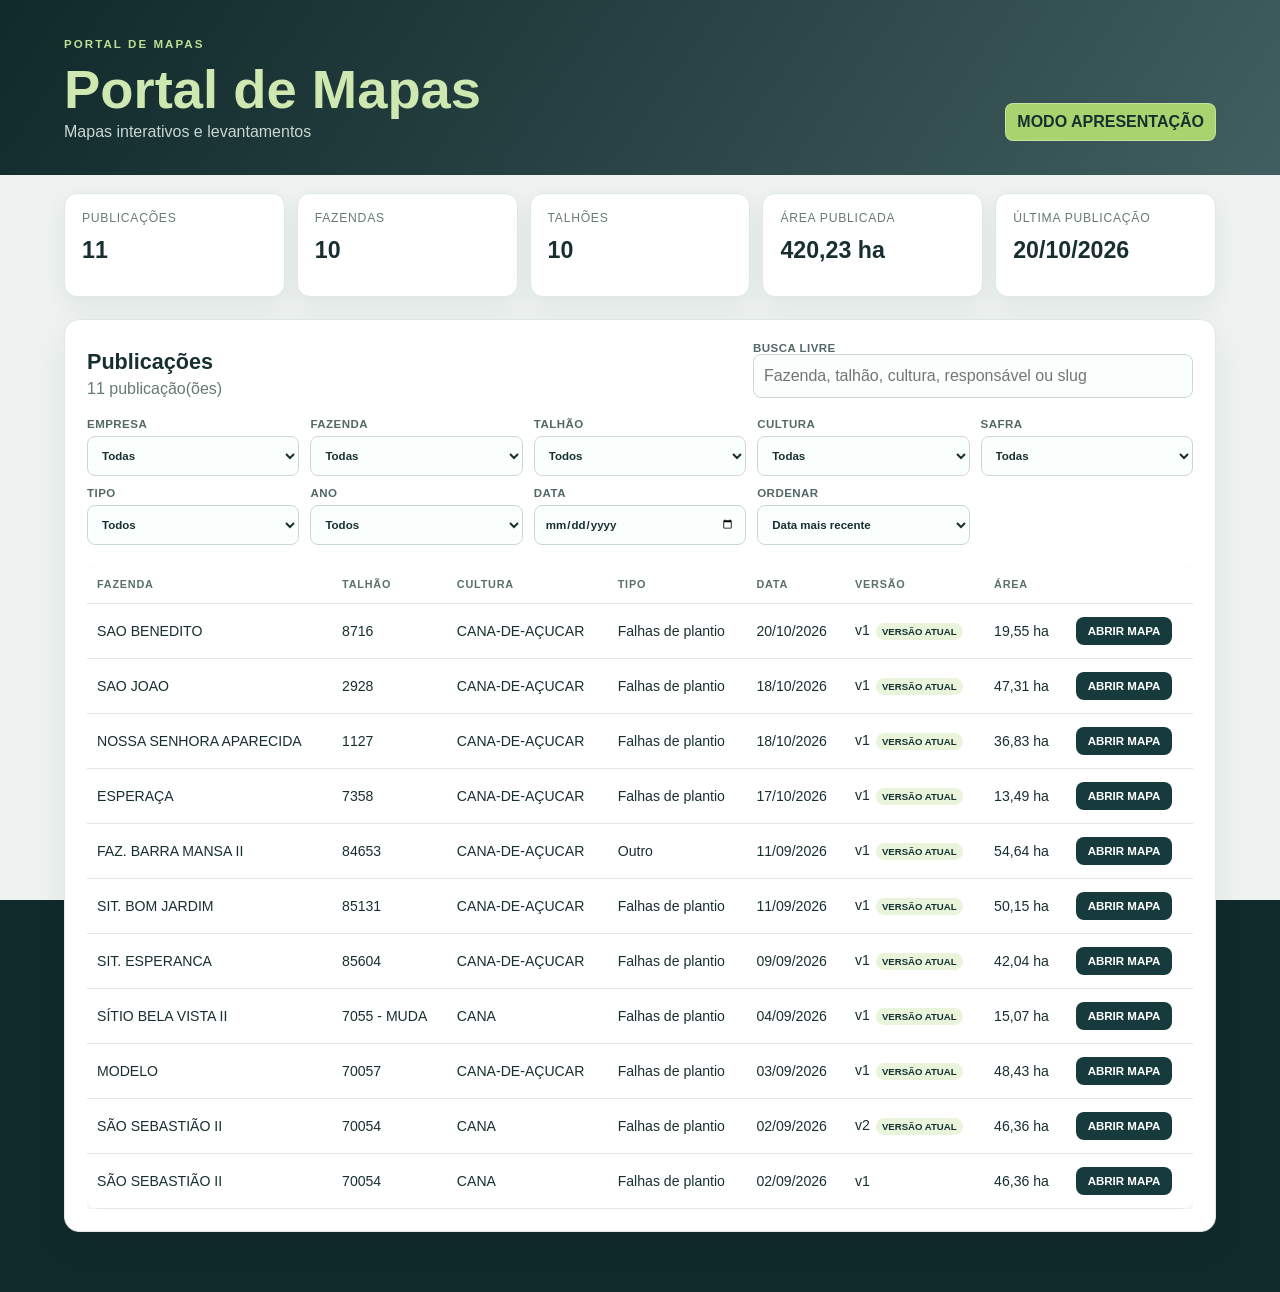
<file: index.html>
<!doctype html>
<html lang="pt-BR"><head>
  <meta charset="utf-8"><meta name="viewport" content="width=device-width,initial-scale=1">
  <meta name="theme-color" content="#173b3d"><link rel="icon" href="data:,"><title>Portal de Mapas</title>
  <link rel="stylesheet" href="css/app.css"><link rel="stylesheet" href="css/catalog.css">
</head><body class="catalog-page">
  <header class="portal-header"><div class="portal-identity"><img id="portalLogo" class="portal-logo" alt="" hidden><div><span id="portalKicker" class="portal-kicker">PORTAL DE MAPAS</span><h1 id="portalTitle">Portal de Mapas</h1><p id="portalSubtitle">Mapas interativos e levantamentos</p></div></div><button id="presentationButton" class="presentation-button">MODO APRESENTAÇÃO</button></header>
  <main class="portal-main">
    <section class="summary-grid" aria-label="Resumo">
      <article><span>Publicações</span><strong id="summaryPublications">0</strong></article><article><span>Fazendas</span><strong id="summaryFarms">0</strong></article><article><span>Talhões</span><strong id="summaryFields">0</strong></article><article><span>Área publicada</span><strong id="summaryArea">0 ha</strong></article><article><span>Última publicação</span><strong id="summaryLatest">—</strong></article>
    </section>
    <section class="catalog-panel">
      <div class="catalog-panel-heading"><div><h2>Publicações</h2><p id="resultCount">Carregando catálogo...</p></div><label class="search-field"><span>Busca livre</span><input id="searchInput" type="search" placeholder="Fazenda, talhão, cultura, responsável ou slug"></label></div>
      <div id="filters" class="filter-grid">
        <label id="companyFilterLabel">Empresa<select id="companyFilter"><option value="">Todas</option></select></label><label>Fazenda<select id="farmFilter"><option value="">Todas</option></select></label><label>Talhão<select id="fieldFilter"><option value="">Todos</option></select></label><label>Cultura<select id="cropFilter"><option value="">Todas</option></select></label><label>Safra<select id="seasonFilter"><option value="">Todas</option></select></label><label>Tipo<select id="typeFilter"><option value="">Todos</option></select></label><label>Ano<select id="yearFilter"><option value="">Todos</option></select></label><label>Data<input id="dateFilter" type="date"></label><label>Ordenar<select id="sortSelect"><option value="recent">Data mais recente</option><option value="oldest">Data mais antiga</option><option value="farm">Fazenda</option><option value="field">Talhão</option><option value="crop">Cultura</option></select></label>
      </div>
      <div id="catalogError" class="catalog-error" hidden></div><div class="catalog-table-wrap"><table class="catalog-table"><thead><tr><th>Fazenda</th><th>Talhão</th><th>Cultura</th><th>Tipo</th><th>Data</th><th>Versão</th><th>Área</th><th></th></tr></thead><tbody id="catalogRows"></tbody></table></div><div id="catalogCards" class="catalog-cards"></div><div id="catalogEmpty" class="catalog-empty" hidden>Nenhuma publicação encontrada.</div>
    </section>
    <footer id="portalCredit" class="portal-credit"></footer>
  </main><script src="js/catalog.js"></script>
</body></html>
</file>
<file: css/app.css>
[hidden]{display:none!important}
:root{--primary:#173b3d;--accent:#a7d46f;--bg:color-mix(in srgb,var(--primary) 70%,#000);--panel:var(--primary);--panel2:color-mix(in srgb,var(--primary) 82%,#fff);--text:#f5f7f4;--muted:#c3cfcb;--shadow:0 10px 30px #0005}
*{box-sizing:border-box}html,body{width:100%;height:100%;margin:0;font-family:Inter,Segoe UI,Arial,sans-serif;background:var(--bg);color:var(--text)}
.topbar{position:fixed;inset:0 0 auto 0;height:58px;z-index:20;display:flex;align-items:center;gap:12px;padding:0 14px;background:linear-gradient(90deg,var(--bg),var(--primary));box-shadow:var(--shadow)}
.brand{display:flex;align-items:center;gap:12px;min-width:0}.brand strong{color:var(--accent);font-size:1.35rem;letter-spacing:.08em}.brand span{white-space:nowrap;overflow:hidden;text-overflow:ellipsis;color:#dbe5e2}
.brand-logo{height:38px;max-width:150px;object-fit:contain;flex:none;padding:3px 6px;border-radius:7px;background:#ffffffeb}.brand-name{color:var(--accent)!important;font-weight:800;letter-spacing:.02em}.brand-name:empty{display:none}
button{border:1px solid #ffffff22;border-radius:8px;background:var(--panel2);color:var(--text);padding:9px 11px;cursor:pointer;font:inherit}button:hover,button:focus-visible{border-color:var(--accent);outline:none}.icon-button{font-size:1.2rem}.action-button{margin-left:auto;background:var(--accent);color:#142413;font-weight:700;white-space:nowrap}
main{position:absolute;inset:58px 0 0}.sidebar{position:absolute;z-index:10;inset:0 auto 0 0;width:320px;overflow:auto;background:color-mix(in srgb,var(--bg) 95%,transparent);box-shadow:var(--shadow);transition:transform .22s ease;padding:8px 14px 22px}.sidebar.closed{transform:translateX(-102%)}
.sidebar section{padding:12px 0;border-bottom:1px solid #ffffff18}.sidebar h2{font-size:.76rem;letter-spacing:.12em;text-transform:uppercase;color:var(--accent);margin:0 0 10px}.identity{line-height:1.55;color:var(--muted)}.identity strong{color:var(--text)}
.metric-grid{display:grid;grid-template-columns:1fr 1fr;gap:8px}.metric{background:#ffffff0c;border:1px solid #ffffff12;padding:9px;border-radius:8px}.metric span{display:block;color:var(--muted);font-size:.72rem}.metric strong{display:block;margin-top:3px;font-size:1rem}
.layer-row{display:grid;grid-template-columns:22px 1fr auto;align-items:center;gap:7px;padding:7px 0}.swatch{width:15px;height:4px;border-radius:3px}.layer-row input{width:18px;height:18px;accent-color:var(--accent)}
.opacity-row{display:grid;grid-template-columns:auto 1fr;align-items:center;gap:10px;padding:0 0 8px 29px;color:var(--muted);font-size:.78rem}.opacity-range{width:100%;accent-color:var(--accent)}
.legend{display:grid;gap:6px}.legend-row{display:grid;grid-template-columns:22px 1fr auto;align-items:center;gap:7px;font-size:.86rem}.legend-row i{height:5px;border-radius:3px}.legend-row b{color:var(--text)}
.tool-grid{display:grid;grid-template-columns:1fr 1fr;gap:7px}.tool-grid button{font-size:.78rem}.tool-grid button.active{background:var(--accent);color:#102a2b}.measure-result{margin-top:8px;color:var(--accent);font-weight:700}
.credit{padding-top:14px;color:var(--muted);font-size:.72rem;text-align:center}.credit:empty{display:none}
#map{position:absolute;inset:0 0 0 320px;transition:left .22s ease}.sidebar.closed+#map{left:0}.coordinates{position:absolute;z-index:5;right:10px;bottom:30px;padding:5px 8px;border-radius:5px;background:#102a2bcc;font:12px Consolas,monospace;pointer-events:none}.maplibregl-popup-content{color:#152a2a;border-radius:9px;max-height:300px;overflow:auto}.popup-title{font-weight:800;margin:0 0 6px;color:var(--primary)}.popup-table{border-collapse:collapse}.popup-table td{padding:4px 7px;border-bottom:1px solid #ddd}.popup-table td:first-child{font-weight:700}.maplibregl-ctrl button{padding:0}
.qr-overlay{position:fixed;inset:0;z-index:100;background:#000b;display:grid;place-items:center;padding:16px}.qr-card{background:#fff;color:#17302f;padding:22px;border-radius:12px;text-align:center;max-width:min(92vw,360px)}.qr-card h2{margin:0 0 6px;color:var(--primary)}.qr-card p{margin:6px 0;font-size:.9rem}.qr-url{word-break:break-all;color:#55706b;font-size:.75rem!important}.qr-card button{margin-top:8px;background:var(--primary);color:#fff}
@media(max-width:768px){.sidebar{width:min(88vw,340px)}#map{left:0}.action-button{font-size:.72rem}.coordinates{display:none}.topbar{height:54px;gap:8px}.brand-logo{height:32px;max-width:96px}main{inset:54px 0 0}.tool-grid button{min-height:44px}.maplibregl-ctrl button{width:40px;height:40px}}
@media(min-width:769px){#menuButton{display:none}}
.catalog-page{min-height:100%;background:#f3f6f4;color:#17302f}.catalog-header{padding:28px clamp(18px,5vw,70px);background:linear-gradient(120deg,var(--bg),var(--panel2));color:#fff}.catalog-header h1{margin:0;color:var(--accent)}.catalog-main{padding:28px clamp(18px,5vw,70px)}.catalog-table{width:100%;border-collapse:collapse;background:#fff;box-shadow:0 8px 24px #18302f18;border-radius:10px;overflow:hidden}.catalog-table th,.catalog-table td{padding:12px;text-align:left;border-bottom:1px solid #e4ebe7}.catalog-table th{color:#45605d;font-size:.75rem;text-transform:uppercase}.catalog-open{display:inline-block;padding:7px 12px;border-radius:7px;background:var(--primary);color:#fff;text-decoration:none}.public-warning{padding:10px 14px;background:#fff4cc;color:#594600;border-radius:8px;margin-top:15px}@media(max-width:650px){.catalog-table th:nth-child(1),.catalog-table td:nth-child(1),.catalog-table th:nth-child(4),.catalog-table td:nth-child(4){display:none}}
</file>
<file: css/catalog.css>
:root{--portal-ink:#17302f;--portal-muted:#657a76;--portal-line:#dfe8e4;--portal-accent:var(--accent);--portal-bg:#eef3f1}
.catalog-page{min-height:100%;background:var(--portal-bg);color:var(--portal-ink)}.portal-header{display:flex;align-items:flex-end;justify-content:space-between;gap:24px;padding:34px clamp(20px,5vw,76px);background:linear-gradient(125deg,var(--bg),var(--panel2));color:#fff}.portal-kicker{font-size:.72rem;font-weight:800;letter-spacing:.18em;color:color-mix(in srgb,var(--accent) 75%,#fff)}.portal-header h1{margin:6px 0 2px;font-size:clamp(2rem,5vw,3.4rem);color:color-mix(in srgb,var(--accent) 55%,#fff)}.portal-header p{margin:0;color:#c8d7d3}.presentation-button{border-color:#ffffff55;background:var(--accent);color:#17302f;font-weight:800;white-space:nowrap}.portal-identity{display:flex;align-items:center;gap:22px;min-width:0}.portal-logo{height:84px;max-width:240px;object-fit:contain;padding:8px 12px;border-radius:12px;background:#ffffffef;flex:none}.portal-credit{margin-top:22px;text-align:center;color:var(--portal-muted);font-size:.8rem}.portal-credit:empty{display:none}
.portal-main{position:static;padding:28px clamp(16px,5vw,76px) 60px}.summary-grid{display:grid;grid-template-columns:repeat(5,minmax(0,1fr));gap:12px;margin-top:-10px}.summary-grid article{min-height:104px;padding:17px;border:1px solid var(--portal-line);border-radius:13px;background:#fff;box-shadow:0 8px 24px #18302f12}.summary-grid span{display:block;color:var(--portal-muted);font-size:.76rem;text-transform:uppercase;letter-spacing:.06em}.summary-grid strong{display:block;margin-top:12px;font-size:1.45rem}
.catalog-panel{margin-top:22px;padding:22px;background:#fff;border:1px solid var(--portal-line);border-radius:15px;box-shadow:0 12px 34px #18302f12}.catalog-panel-heading{display:flex;align-items:end;justify-content:space-between;gap:20px}.catalog-panel h2{margin:0;font-size:1.35rem}.catalog-panel-heading p{margin:5px 0 0;color:var(--portal-muted)}.search-field{width:min(440px,100%)}.search-field span,.filter-grid label{display:flex;flex-direction:column;gap:6px;color:#526965;font-size:.72rem;font-weight:750;text-transform:uppercase;letter-spacing:.04em}.search-field input,.filter-grid input,.filter-grid select{width:100%;height:40px;border:1px solid #cbd9d5;border-radius:8px;background:#fafefc;color:var(--portal-ink);padding:0 10px;font:inherit;text-transform:none;letter-spacing:normal}.search-field input{height:44px}.filter-grid{display:grid;grid-template-columns:repeat(5,minmax(130px,1fr));gap:11px;margin:20px 0}
.catalog-table-wrap{overflow-x:auto}.catalog-table{width:100%;border-collapse:collapse}.catalog-table th,.catalog-table td{padding:13px 10px;text-align:left;border-bottom:1px solid var(--portal-line)}.catalog-table th{color:#59706c;font-size:.68rem;text-transform:uppercase;letter-spacing:.07em}.catalog-table td{font-size:.88rem}.catalog-open{display:inline-block;padding:8px 12px;border-radius:8px;background:var(--primary);color:#fff;text-decoration:none;font-size:.72rem;font-weight:800;white-space:nowrap}.latest-badge{display:inline-block;margin-left:6px;padding:3px 6px;border-radius:10px;background:color-mix(in srgb,var(--accent) 25%,#fff);color:color-mix(in srgb,var(--primary) 85%,#000);font-size:.6rem;font-weight:850;white-space:nowrap}.catalog-cards{display:none}.catalog-empty,.catalog-error{padding:28px;text-align:center;color:var(--portal-muted)}.catalog-error{margin:12px 0;border-radius:9px;background:#fff0ed;color:#8b3027}
.presentation-mode .portal-header{padding-block:44px}.presentation-mode .portal-main{font-size:1.1rem}.presentation-mode #filters{display:none}.presentation-mode .summary-grid strong{font-size:1.8rem}.presentation-mode .catalog-table td{font-size:1rem;padding-block:17px}
@media(max-width:1050px){.summary-grid{grid-template-columns:repeat(3,1fr)}.filter-grid{grid-template-columns:repeat(3,1fr)}}@media(max-width:720px){.portal-header{align-items:flex-start;flex-direction:column}.portal-identity{flex-direction:column;align-items:flex-start;gap:12px}.portal-logo{height:60px}.portal-main{padding-inline:12px}.summary-grid{grid-template-columns:1fr 1fr}.summary-grid article:last-child{grid-column:1/-1}.catalog-panel{padding:15px}.catalog-panel-heading{align-items:stretch;flex-direction:column}.filter-grid{grid-template-columns:1fr 1fr}.catalog-table-wrap{display:none}.catalog-cards{display:grid;gap:12px}.publication-card{padding:15px;border:1px solid var(--portal-line);border-radius:11px;background:#fbfdfc}.publication-card h3{margin:0 0 4px}.publication-card p{margin:5px 0;color:var(--portal-muted)}.publication-card .catalog-open{margin-top:8px}.presentation-mode .filter-grid{display:none}}@media(max-width:430px){.filter-grid{grid-template-columns:1fr}.summary-grid{grid-template-columns:1fr 1fr}.summary-grid article{min-height:88px;padding:13px}.summary-grid strong{font-size:1.12rem}}
</file>
